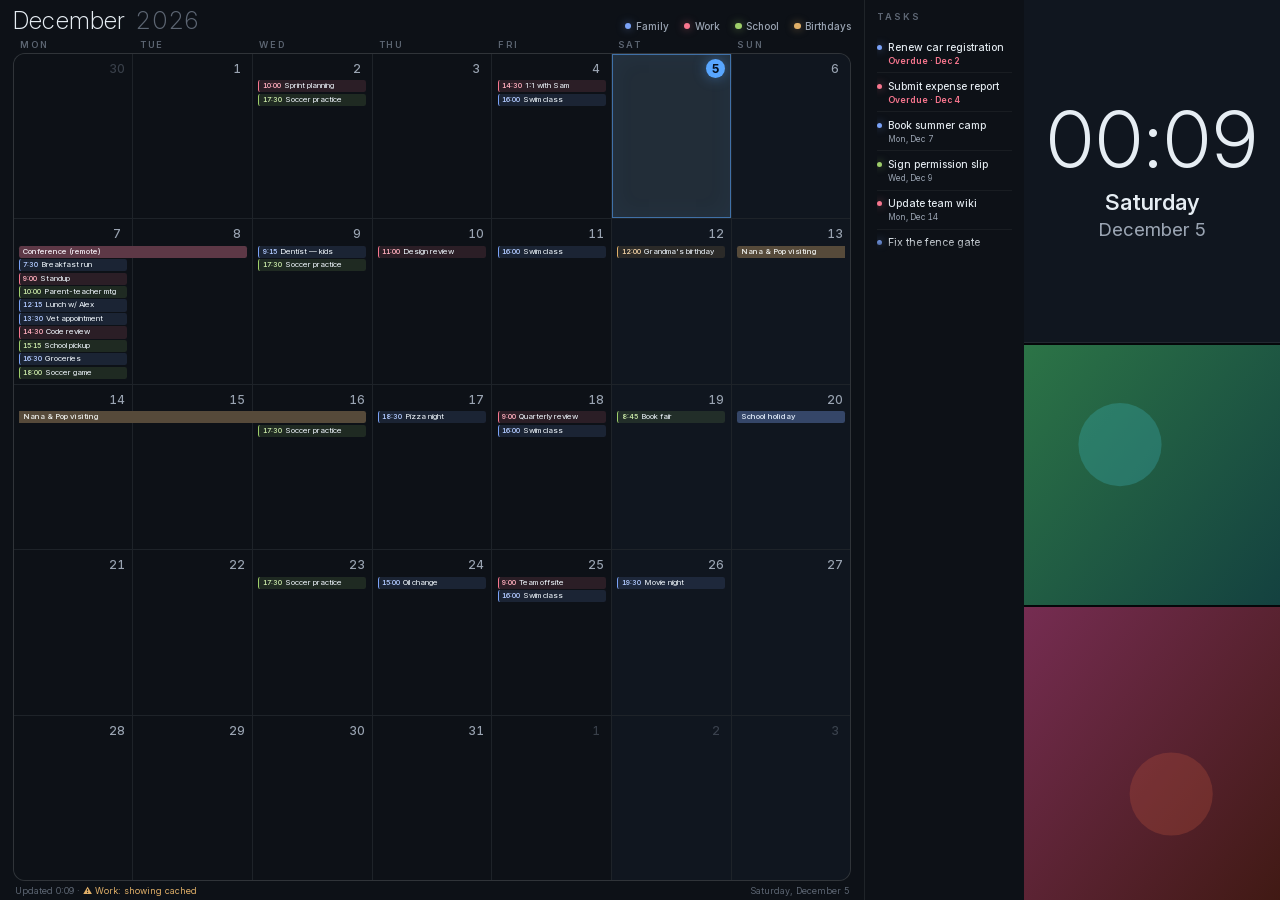
<file: CalendarSaver/wwwroot/index.html>
<!DOCTYPE html>
<html lang="en">
<head>
<meta charset="utf-8">
<title>Calendar</title>
<link rel="stylesheet" href="style.css">
</head>
<body>
<div id="root">
  <main id="cal">
    <header id="cal-header">
      <div id="header-row">
        <h1 id="month-title">&nbsp;</h1>
        <div id="legend"></div>
        <div id="clock"></div>
      </div>
      <div id="dow-row"></div>
    </header>
    <div id="grid"></div>
    <footer id="status">
      <div id="status-left"></div>
      <div id="status-right"><span id="clock-date"></span></div>
    </footer>
  </main>
  <aside id="tasks">
    <h2>Tasks</h2>
    <div id="task-list"></div>
  </aside>
  <aside id="photos"></aside>
</div>
<script src="app.js"></script>
</body>
</html>
</file>
<file: CalendarSaver/wwwroot/style.css>
@font-face {
  font-family: 'Inter';
  src: url('InterVariable.woff2') format('woff2');
  font-weight: 100 900;
  font-style: normal;
  font-display: block;
}

:root {
  --bg: #0d1117;
  --bg-lift: #10161f;
  --line: rgba(240, 246, 252, 0.08);
  --line-soft: rgba(240, 246, 252, 0.05);
  --text: #e6edf3;
  --dim: #9aa4b2;
  --faint: #5d6673;
  --accent: #58a6ff;
  --badge-text: #06101f;
  --warn: #e0af68;
  --danger: #f7768e;
  --bar-mix: #151b24;   /* all-day bars blend the feed color into this (opaque: segments overlap) */
  --bar-text: #e6edf3;
  --time-mix: #ffffff;                /* chip time = feed color mixed toward this */
  --photos-bg: #05070a;

  /* event text: base size, shrunk by the auto-fit scale factor */
  --ev-fs: clamp(10px, 0.74vw, 30px);
  --scale: 1;

  --tasks-w: 12.5vw;
  --photos-w: 20vw;
}

html.light {
  --bg: #f7f9fb;
  --bg-lift: #eef1f5;
  --line: rgba(27, 31, 36, 0.13);
  --line-soft: rgba(27, 31, 36, 0.07);
  --text: #1f2328;
  --dim: #57606a;
  --faint: #8a939e;
  --accent: #0969da;
  --badge-text: #ffffff;
  --warn: #9a6700;
  --danger: #d1242f;
  --bar-mix: #ffffff;
  --bar-text: #24292f;
  --time-mix: #1f2328;
  --photos-bg: #dfe3e8;
}

* { margin: 0; padding: 0; box-sizing: border-box; }

html, body {
  height: 100%;
  overflow: hidden;
  background: var(--bg);
  color: var(--text);
  font-family: 'Inter', 'Segoe UI Variable Display', 'Segoe UI', sans-serif;
  cursor: none;
  user-select: none;
  -webkit-font-smoothing: antialiased;
}

/* ---------- overall layout: calendar | tasks | photos ---------- */

#root {
  height: 100vh;
  display: grid;
  grid-template-areas: "cal tasks photos";
  grid-template-columns: minmax(0, 1fr) var(--tasks-w) var(--photos-w);
  grid-template-rows: minmax(0, 1fr);   /* stretch the row — implicit rows are content-sized */
}
#root.no-tasks #tasks { display: none; }
#root.no-photos #photos { display: none; }
#root.no-tasks {
  grid-template-areas: "cal photos";
  grid-template-columns: minmax(0, 1fr) var(--photos-w);
}
#root.no-photos {
  grid-template-areas: "cal tasks";
  grid-template-columns: minmax(0, 1fr) var(--tasks-w);
}
#root.no-tasks.no-photos {
  grid-template-areas: "cal";
  grid-template-columns: minmax(0, 1fr);
}

/* bottom-strip fallback for the task panel (TASK_PANEL_POSITION in app.js) */
#root.tasks-bottom {
  grid-template-areas: "cal photos" "tasks photos";
  grid-template-columns: minmax(0, 1fr) var(--photos-w);
  grid-template-rows: minmax(0, 1fr) 14vh;
}
#root.tasks-bottom.no-photos {
  grid-template-areas: "cal" "tasks";
  grid-template-columns: minmax(0, 1fr);
  grid-template-rows: minmax(0, 1fr) 14vh;
}
#root.tasks-bottom.no-tasks {
  grid-template-areas: "cal photos";
  grid-template-columns: minmax(0, 1fr) var(--photos-w);
  grid-template-rows: minmax(0, 1fr);
}
#root.tasks-bottom #tasks {
  border-left: none;
  border-top: 1px solid var(--line);
  padding: 1.4vh 1.4vw;
}
#root.tasks-bottom #task-list {
  display: flex;
  flex-wrap: wrap;
  column-gap: 2vw;
  mask-image: none;
}
#root.tasks-bottom .task { width: 17vw; }

/* ---------- calendar ---------- */

#cal {
  grid-area: cal;
  display: flex;
  flex-direction: column;
  min-width: 0;
  min-height: 0;
  padding: 0.9vh 1vw 0.3vh 1vw;
}

#header-row {
  display: flex;
  align-items: baseline;
  gap: 1.5vw;
  margin-bottom: 0.7vh;
}

#clock {
  font-size: 2.9vw;
  font-weight: 190;
  line-height: 1;
  color: var(--text);
  font-variant-numeric: tabular-nums;
  letter-spacing: 0.015em;
  flex: none;
}

#legend {
  display: flex;
  flex-wrap: wrap;
  justify-content: flex-end;
  gap: 0.3vh 1.2vw;
  min-width: 0;
  margin-left: auto;   /* pins the legend + clock to the right edge */
}
.legend-item {
  display: flex;
  align-items: center;
  gap: 0.35vw;
  font-size: 0.78vw;
  font-weight: 500;
  color: var(--dim);
  white-space: nowrap;
}
.legend-item .dot {
  width: 0.5vw;
  height: 0.5vw;
  border-radius: 50%;
  background: var(--c);
  box-shadow: 0 0 8px color-mix(in srgb, var(--c) 55%, transparent);
  flex: none;
}

#cal-header h1 {
  font-size: 1.9vw;
  font-weight: 240;
  letter-spacing: 0.01em;
  line-height: 1;
}
#cal-header h1 .year {
  color: var(--faint);
  font-weight: 240;
  margin-left: 0.4em;
  font-variant-numeric: tabular-nums;
}

#dow-row {
  display: grid;
  grid-template-columns: repeat(7, 1fr);
  padding: 0 1px;
  margin-bottom: 0.35vh;
}
#dow-row div {
  font-size: 0.72vw;
  font-weight: 570;
  letter-spacing: 0.2em;
  text-transform: uppercase;
  color: var(--faint);
  padding-left: 0.5vw;
}

#grid {
  flex: 1;
  min-height: 0;
  display: grid;
  grid-template-columns: repeat(7, 1fr);
  gap: 1px;
  background: var(--line);           /* hairlines via 1px gaps */
  border: 1px solid var(--line);
  border-radius: 12px;
  overflow: hidden;
}

.cell {
  background: var(--bg);
  display: flex;
  flex-direction: column;
  min-width: 0;
  min-height: 0;
  padding: 0.38vw 0.42vw;
}
.cell.weekend { background: var(--bg-lift); }
.cell.out .day-num { color: var(--faint); opacity: 0.55; }
.cell.out .events { opacity: 0.38; }
.cell.today {
  background: color-mix(in srgb, var(--accent) 7%, transparent);
  box-shadow: inset 0 0 0 1px color-mix(in srgb, var(--accent) 55%, transparent),
              inset 0 0 26px color-mix(in srgb, var(--accent) 6%, transparent);
}

.day-head {
  display: flex;
  justify-content: flex-end;
  margin-bottom: 0.18vw;
  flex: none;
}
.day-num {
  font-size: 0.95vw;
  font-weight: 470;
  color: var(--dim);
  line-height: 1.5vw;
  min-width: 1.5vw;
  text-align: center;
  font-variant-numeric: tabular-nums;
}
.cell.today .day-num {
  background: var(--accent);
  color: var(--badge-text);
  font-weight: 700;
  border-radius: 50%;
  box-shadow: 0 0 14px color-mix(in srgb, var(--accent) 45%, transparent);
}

.events {
  flex: 1;
  min-height: 0;
  overflow: hidden;
  display: flex;
  flex-direction: column;
  gap: 0.16em;
  font-size: calc(var(--ev-fs) * var(--scale));
  line-height: 1.28;
}

.chip {
  display: flex;
  align-items: baseline;
  gap: 0.38em;
  padding: 0.13em 0.5em 0.16em 0.42em;
  border-left: 0.22em solid var(--c);
  border-radius: 0.3em;
  background: color-mix(in srgb, var(--c) 13%, transparent);
  white-space: nowrap;
  overflow: hidden;
  flex: none;
}
.chip .t {
  color: color-mix(in srgb, var(--c) 62%, var(--time-mix) 38%);
  font-weight: 620;
  font-size: 0.86em;
  font-variant-numeric: tabular-nums;
  flex: none;
}
.chip .s {
  overflow: hidden;
  text-overflow: ellipsis;
  font-weight: 440;
}

/* spanning bars — segments join across cells into one continuous Google-style bar */
.bars {
  display: flex;
  flex-direction: column;
  gap: 0.16em;
  font-size: calc(var(--ev-fs) * var(--scale));
  line-height: 1.28;
  flex: none;
  position: relative;
  z-index: 1;              /* paint over the neighbouring cell's padding + hairline */
  margin-bottom: 0.16em;
}
.bar {
  padding: 0.13em 0.5em 0.16em 0.5em;
  border-radius: 0.3em;
  background: color-mix(in srgb, var(--c) 32%, var(--bar-mix));
  color: color-mix(in srgb, var(--bar-text) 88%, var(--c) 12%);
  font-weight: 540;
  white-space: nowrap;
  overflow: hidden;
  text-overflow: ellipsis;
  flex: none;
}
/* bleed over the cell padding and 1px hairline so adjacent segments touch */
.bar.cont-left {
  margin-left: calc(-0.42vw - 1.5px);
  border-top-left-radius: 0;
  border-bottom-left-radius: 0;
}
.bar.cont-right {
  margin-right: calc(-0.42vw - 1.5px);
  border-top-right-radius: 0;
  border-bottom-right-radius: 0;
}
/* span continues into the previous/next week row: square edge, no bleed */
.bar.sq-left { border-top-left-radius: 0; border-bottom-left-radius: 0; }
.bar.sq-right { border-top-right-radius: 0; border-bottom-right-radius: 0; }
.bar.spacer { visibility: hidden; }

/* ---------- footer / status ---------- */

#status {
  display: flex;
  justify-content: space-between;
  align-items: baseline;
  padding: 0.45vh 0.2vw 0.1vh 0.2vw;
  color: var(--faint);
  font-size: 0.7vw;
  flex: none;
}
#status .stale { color: var(--warn); }
#status .err { color: var(--danger); }
#status-right { display: flex; align-items: baseline; gap: 0.9em; }
#clock-date { color: var(--faint); }

/* ---------- tasks ---------- */

#tasks {
  grid-area: tasks;
  border-left: 1px solid var(--line);
  padding: 1.2vh 0.9vw;
  display: flex;
  flex-direction: column;
  min-width: 0;
  min-height: 0;
  overflow: hidden;
}
#tasks h2 {
  font-size: 0.72vw;
  font-weight: 620;
  letter-spacing: 0.24em;
  text-transform: uppercase;
  color: var(--faint);
  margin-bottom: 1.4vh;
  flex: none;
}
#task-list {
  overflow: hidden;
  mask-image: linear-gradient(to bottom, black 92%, transparent 100%);
}
.task {
  display: flex;
  gap: 0.5vw;
  padding: 0.7vh 0;
  border-bottom: 1px solid var(--line-soft);
}
.task:last-child { border-bottom: none; }
.task .dot {
  width: 0.4vw;
  height: 0.4vw;
  border-radius: 50%;
  background: var(--c);
  margin-top: 0.34vw;
  flex: none;
  box-shadow: 0 0 8px color-mix(in srgb, var(--c) 60%, transparent);
}
.task .body { min-width: 0; }
.task .title {
  font-size: 0.82vw;
  font-weight: 450;
  line-height: 1.3;
  overflow: hidden;
  display: -webkit-box;
  -webkit-line-clamp: 2;
  -webkit-box-orient: vertical;
}
.task .due {
  font-size: 0.66vw;
  color: var(--dim);
  margin-top: 0.2vh;
  font-variant-numeric: tabular-nums;
}
.task.overdue .due { color: var(--danger); font-weight: 620; }
.task-empty {
  color: var(--faint);
  font-size: 0.75vw;
  font-weight: 400;
}

/* ---------- photos ---------- */

#photos {
  grid-area: photos;
  display: flex;
  flex-direction: column;
  gap: 2px;
  background: var(--photos-bg);
  min-width: 0;
  min-height: 0;
}
.tile {
  position: relative;
  overflow: hidden;
  flex: var(--grow, 1);
  min-height: 0;
}
.tile img {
  position: absolute;
  inset: 0;
  width: 100%;
  height: 100%;
  object-fit: cover;
  opacity: 0;
  transition: opacity 1.5s ease;
}
.tile img.show { opacity: 1; }

/* ---------- big clock (top of the photo column) ---------- */

#root:not(.no-photos) #clock { display: none; }   /* the photo column carries the clock */

.clock-tile {
  display: flex;
  flex-direction: column;
  align-items: center;
  justify-content: center;
  background: var(--bg-lift);
  border-bottom: 1px solid var(--line);
}
.big-time {
  font-size: calc(var(--photos-w) * 0.305);
  font-weight: 300;
  line-height: 0.95;
  letter-spacing: -0.02em;
  font-variant-numeric: tabular-nums;
  color: var(--text);
}
.big-day {
  margin-top: 1.4vh;
  font-size: calc(var(--photos-w) * 0.0875);
  font-weight: 560;
  color: var(--text);
}
.big-date {
  margin-top: 0.3vh;
  font-size: calc(var(--photos-w) * 0.0725);
  font-weight: 420;
  color: var(--dim);
}
</file>
